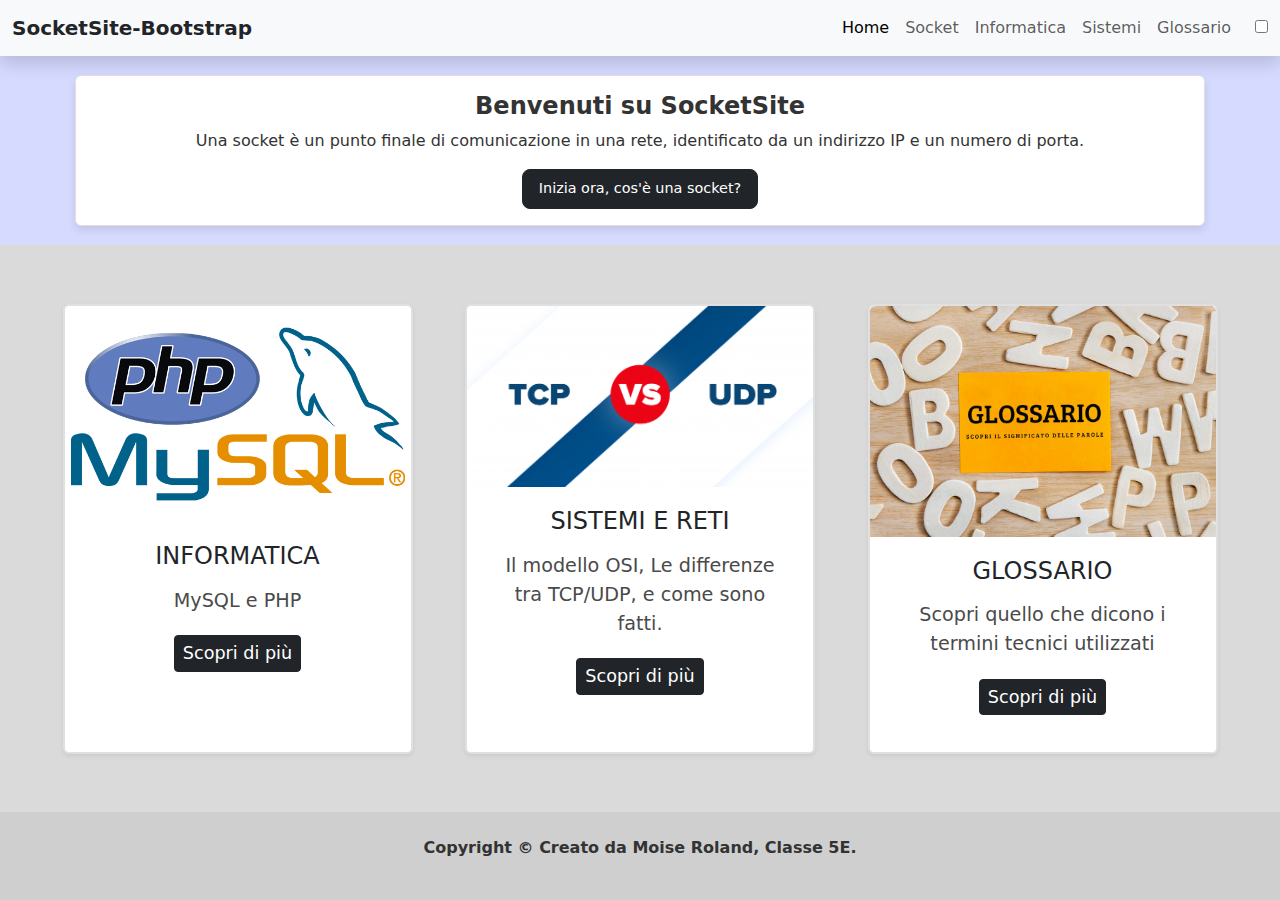
<file: socket_json/index.html>
<!DOCTYPE html>
<html lang="en">

<head>
    <meta charset="UTF-8">
    <meta name="viewport" content="width=device-width, initial-scale=1.0">
    <title>SocketSite - Homepage</title>
    <link href="https://cdn.jsdelivr.net/npm/bootstrap@5.3.2/dist/css/bootstrap.min.css" rel="stylesheet">
    <link href="css/styles.css" rel="stylesheet">
</head>

<body>
    <nav class="navbar navbar-expand-lg navbar-light bg-light shadow">
        <div class="container-fluid">
            <a class="navbar-brand fw-bold text-dark" href="#">SocketSite-Bootstrap</a>
            <button class="navbar-toggler" type="button" data-bs-toggle="collapse" data-bs-target="#navbarNav">
                <span class="navbar-toggler-icon"></span>
            </button>
            <div class="collapse navbar-collapse justify-content-end" id="navbarNav">
                <ul class="navbar-nav" id="navbarItems">
                </ul>
                <label class="switch ms-3">
                    <input type="checkbox" id="modeToggle">
                    <span class="slider round"></span>
                </label>
            </div>
        </div>
    </nav>
    <div class="container-fluid hero-container d-flex align-items-center justify-content-center">
        <div class="hero-card text-center py-3 px-4 rounded" id="heroSection">
        </div>
    </div>
    <div class="container-fluid main-content d-flex justify-content-evenly align-items-center flex-wrap" id="cardsContainer">

    </div>

    <footer class="text-center py-4 mt-auto" id="footer">
    </footer>

    <script src="https://cdn.jsdelivr.net/npm/bootstrap@5.3.2/dist/js/bootstrap.bundle.min.js"></script>
    <script src="js/script.js"></script>
    <script src="js/home.js"></script>
    <script src="json/home.js"></script>
</body>

</html>
</file>
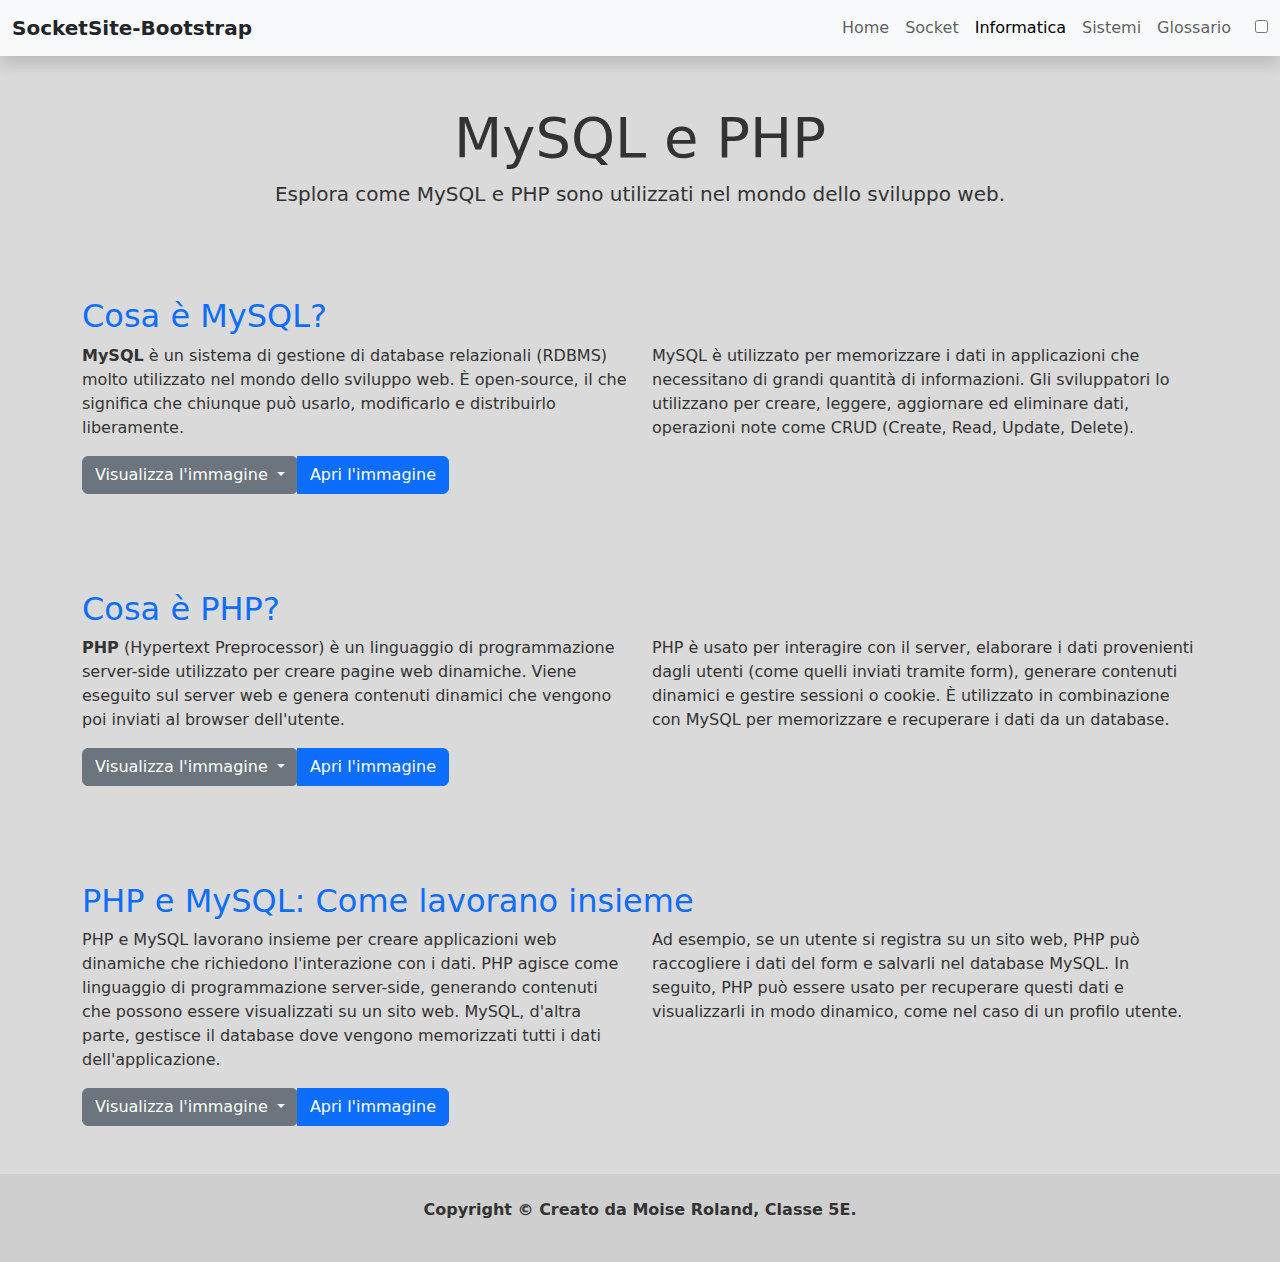
<file: socket_json/glossario.html>
<!DOCTYPE html>
<html lang="en">

<head>
    <!-- Definizione del set di caratteri per la pagina (UTF-8) e della viewport per la responsività -->
    <meta charset="UTF-8">
    <meta name="viewport" content="width=device-width, initial-scale=1.0">
    
    <!-- Titolo della pagina (visibile nella scheda del browser) -->
    <title>MySQL e PHP - Informatica</title>
    
    <!-- Inclusione della libreria CSS di Bootstrap per la gestione degli stili e dei componenti -->
    <link href="https://cdn.jsdelivr.net/npm/bootstrap@5.3.2/dist/css/bootstrap.min.css" rel="stylesheet">
    
    <!-- Collegamento al file CSS personalizzato per il sito -->
    <link href="css/styles.css" rel="stylesheet">
</head>

<body>
    <!-- Barra di navigazione del sito (Navbar) -->
    <nav class="navbar navbar-expand-lg navbar-light bg-light shadow" id="navbar">
        <div class="container-fluid">
            <!-- Logo del sito con link alla home (pagina principale) -->
            <a class="navbar-brand fw-bold text-dark" href="#">SocketSite-Bootstrap</a>
            
            <!-- Pulsante per il menu mobile (visibile solo sui dispositivi con schermo più piccolo) -->
            <button class="navbar-toggler" type="button" data-bs-toggle="collapse" data-bs-target="#navbarNav">
                <span class="navbar-toggler-icon"></span>
            </button>
            
            <!-- Menu di navigazione espandibile (quando l'utente clicca il bottone) -->
            <div class="collapse navbar-collapse justify-content-end" id="navbarNav">
                <ul class="navbar-nav" id="navbarItems">
                    <!-- Gli elementi del menu vengono inseriti dinamicamente tramite JavaScript -->
                </ul>
                
                <!-- Interruttore per cambiare il tema (scuro o chiaro) -->
                <label class="switch ms-3">
                    <input type="checkbox" id="modeToggle">
                    <span class="slider round"></span>
                </label>
            </div>
        </div>
    </nav>

    <!-- Contenuto principale della pagina -->
    <div class="container mt-5">
        <!-- Sezione di header (contenente titoli o introduzione) -->
        <div class="row mb-4" id="header">
            <!-- Questo spazio verrà riempito dinamicamente tramite JavaScript -->
        </div>
        
        <!-- Sezioni principali per il contenuto (ad esempio, descrizioni su MySQL e PHP) -->
        <div id="sections">
            <!-- Le varie sezioni verranno aggiunte tramite JavaScript -->
        </div>
    </div>

    <!-- Footer della pagina (informazioni generali come copyright, link utili, etc.) -->
    <footer class="text-center py-4 mt-auto" id="footer">
    </footer>

    <!-- Inclusione degli script JavaScript per il corretto funzionamento dei componenti Bootstrap -->
    <script src="https://cdn.jsdelivr.net/npm/bootstrap@5.3.2/dist/js/bootstrap.bundle.min.js"></script>
    
    <!-- Inclusione di uno script JavaScript personalizzato per gestire le funzionalità generali -->
    <script src="js/script.js"></script>
    
    <!-- Inclusione di uno script per gestire la logica specifica della pagina (per MySQL e PHP) -->
    <script src="js/informatica.js"></script>
    
    <!-- Inclusione di uno script per caricare i dati JSON per la pagina -->
    <script src="json/informatica.js"></script>
</body>

</html>
</file>
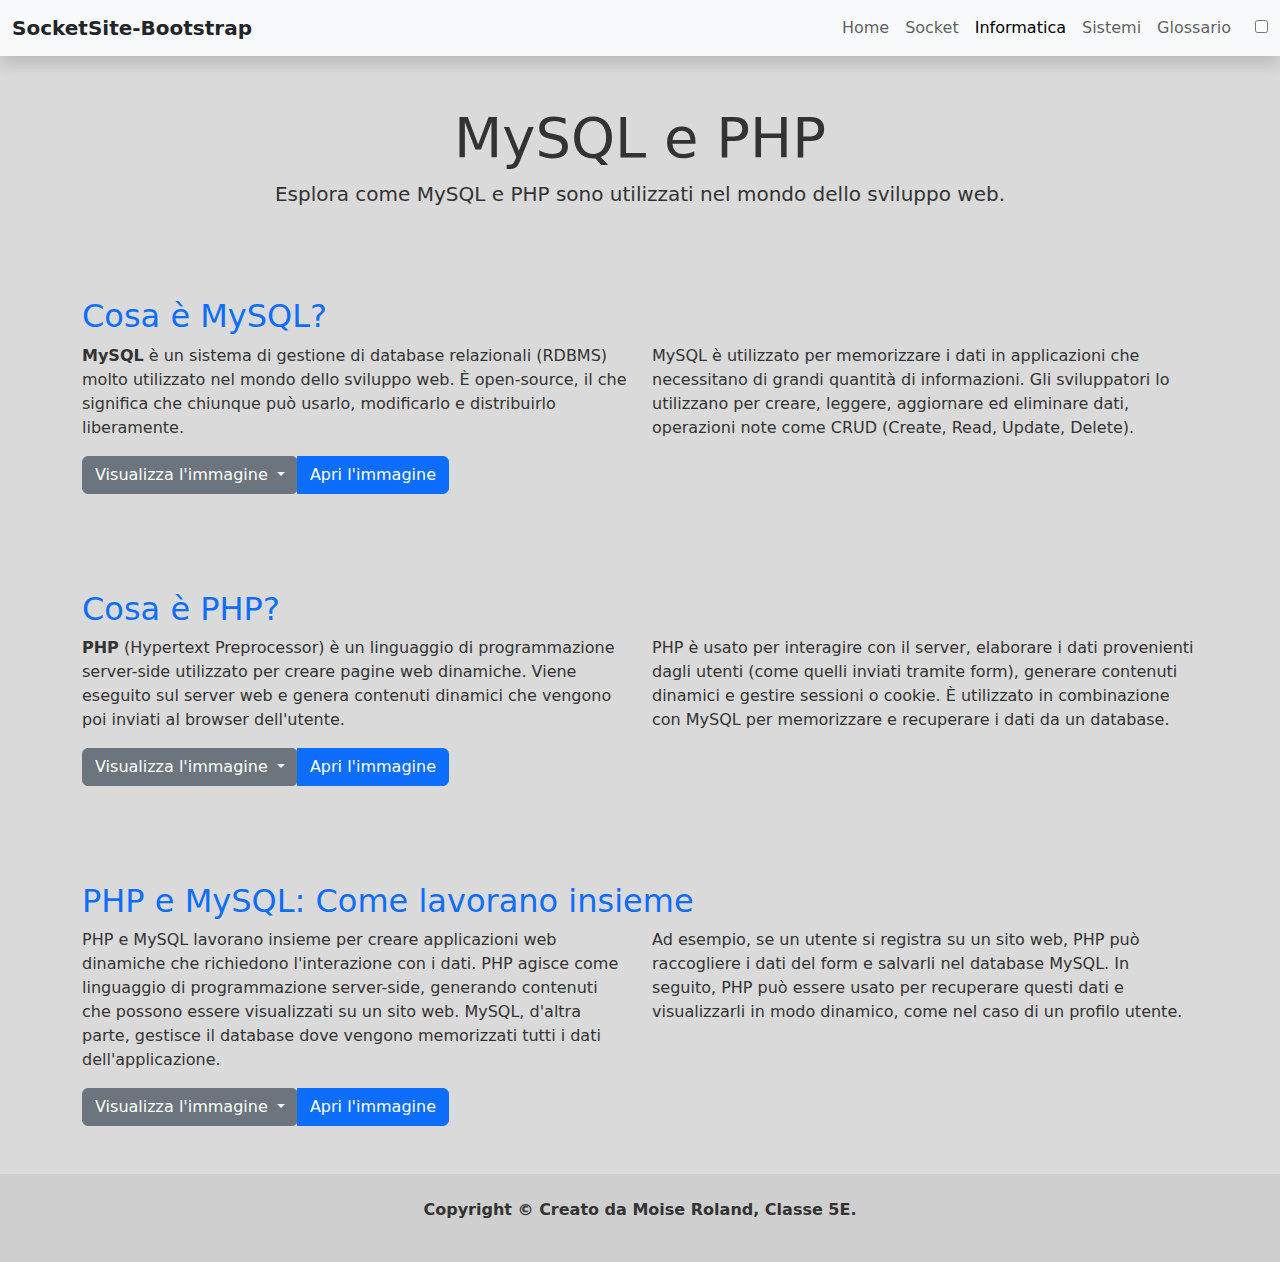
<file: socket_json/informatica.html>
<!DOCTYPE html>
<html lang="en">

<head>
    <!-- Definizione del set di caratteri e della viewport per la responsività -->
    <meta charset="UTF-8">
    <meta name="viewport" content="width=device-width, initial-scale=1.0">
    
    <!-- Titolo della pagina (visibile nella scheda del browser) -->
    <title>MySQL e PHP - Informatica</title>
    
    <!-- Inclusione della libreria CSS di Bootstrap per la gestione degli stili e dei componenti -->
    <link href="https://cdn.jsdelivr.net/npm/bootstrap@5.3.2/dist/css/bootstrap.min.css" rel="stylesheet">
    
    <!-- Collegamento al file CSS personalizzato per il sito -->
    <link href="css/styles.css" rel="stylesheet">
</head>

<body>
    <!-- Barra di navigazione del sito -->
    <nav class="navbar navbar-expand-lg navbar-light bg-light shadow" id="navbar">
        <div class="container-fluid">
            <!-- Logo del sito con link alla home -->
            <a class="navbar-brand fw-bold text-dark" href="#">SocketSite-Bootstrap</a>
            
            <!-- Pulsante per il menu mobile (visibile solo sui dispositivi piccoli) -->
            <button class="navbar-toggler" type="button" data-bs-toggle="collapse" data-bs-target="#navbarNav">
                <span class="navbar-toggler-icon"></span>
            </button>
            
            <!-- Menu di navigazione espandibile -->
            <div class="collapse navbar-collapse justify-content-end" id="navbarNav">
                <ul class="navbar-nav" id="navbarItems">
                    <!-- Gli elementi del menu vengono inseriti dinamicamente tramite JavaScript -->
                </ul>
                
                <!-- Interruttore per cambiare il tema (chiaro o scuro) -->
                <label class="switch ms-3">
                    <input type="checkbox" id="modeToggle">
                    <span class="slider round"></span>
                </label>
            </div>
        </div>
    </nav>

    <!-- Contenuto principale della pagina -->
    <div class="container mt-5">
        <!-- Sezione di header (contenente titoli o introduzione) -->
        <div class="row mb-4" id="header">
            <!-- Questo spazio verrà riempito dinamicamente tramite JavaScript -->
        </div>
        
        <!-- Sezioni principali per il contenuto, vengono riempite dinamicamente -->
        <div id="sections">
            <!-- Le varie sezioni (ad esempio, per MySQL e PHP) verranno aggiunte tramite script -->
        </div>
    </div>

    <!-- Footer del sito -->
    <footer class="text-center py-4 mt-auto" id="footer">
    </footer>

    <!-- Inclusione degli script JavaScript per il corretto funzionamento dei componenti Bootstrap -->
    <script src="https://cdn.jsdelivr.net/npm/bootstrap@5.3.2/dist/js/bootstrap.bundle.min.js"></script>
    
    <!-- Inclusione di uno script JavaScript personalizzato per gestire le funzionalità generali -->
    <script src="js/script.js"></script>
    
    <!-- Inclusione di uno script per gestire la logica specifica della pagina (per MySQL e PHP) -->
    <script src="js/informatica.js"></script>
    
    <!-- Inclusione di uno script per caricare i dati JSON per la pagina -->
    <script src="json/informatica.js"></script>
</body>

</html>
</file>
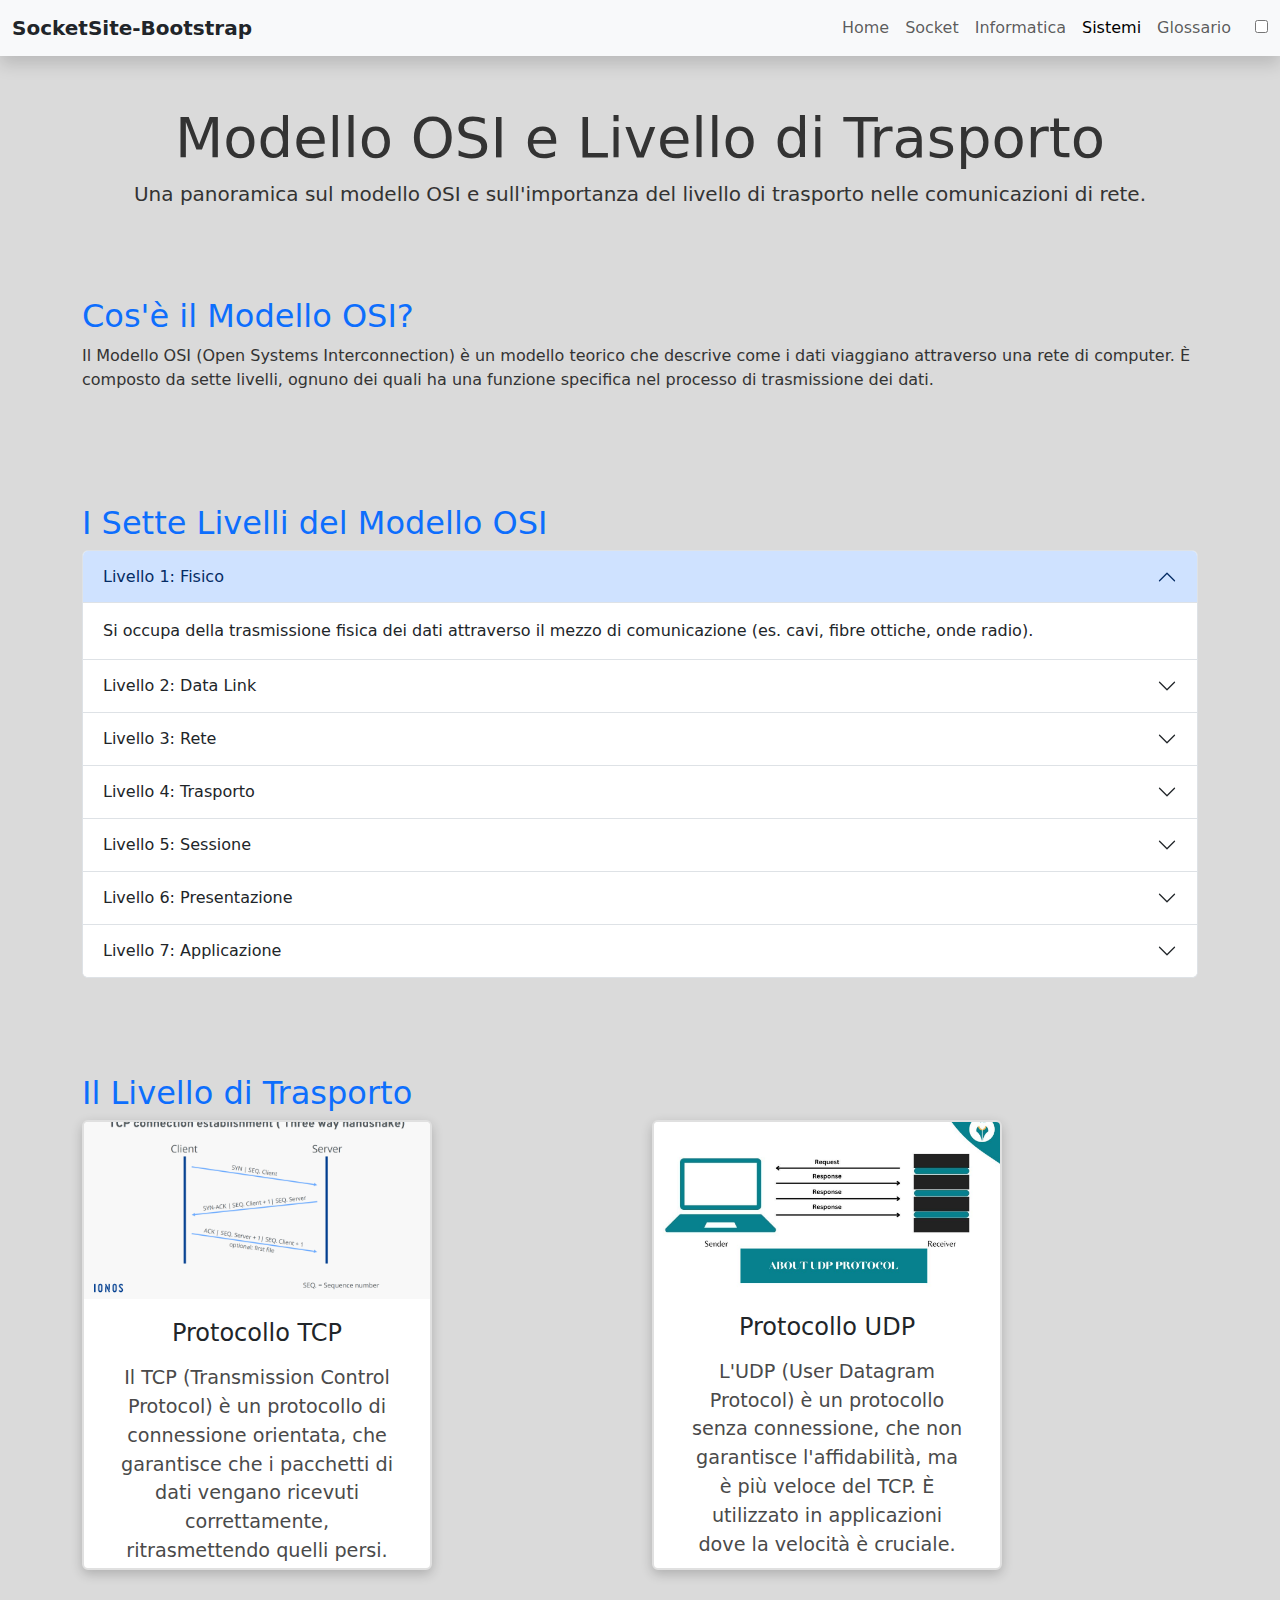
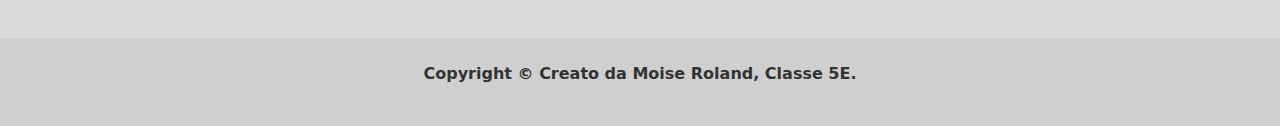
<file: socket_json/sistemi.html>
<!DOCTYPE html>
<html lang="en">

<head>
    <!-- Impostazioni di carattere e viewport per la responsività -->
    <meta charset="UTF-8">
    <meta name="viewport" content="width=device-width, initial-scale=1.0">
    
    <!-- Titolo della pagina -->
    <title>Modello OSI - Sistemi</title>
    
    <!-- Inclusione della libreria CSS di Bootstrap per stili di base e componenti -->
    <link href="https://cdn.jsdelivr.net/npm/bootstrap@5.3.2/dist/css/bootstrap.min.css" rel="stylesheet">
    
    <!-- Collegamento al CSS personalizzato del sito -->
    <link href="css/styles.css" rel="stylesheet">
</head>

<body class="d-flex flex-column min-vh-100">
    <!-- Barra di navigazione del sito -->
    <nav class="navbar navbar-expand-lg navbar-light bg-light shadow" id="navbar">
        <div class="container-fluid">
            <!-- Nome del sito con link alla home-->
            <a class="navbar-brand fw-bold text-dark" href="#">SocketSite-Bootstrap</a>
            
            <!-- Tasto per il menu mobile (visibile solo su dispositivi piccoli) -->
            <button class="navbar-toggler" type="button" data-bs-toggle="collapse" data-bs-target="#navbarNav">
                <span class="navbar-toggler-icon"></span>
            </button>
            
            <!-- Menù di navigazione espandibile -->
            <div class="collapse navbar-collapse justify-content-end" id="navbarNav">
                <ul class="navbar-nav" id="navbarItems">
                    <!-- Gli elementi del menu verranno aggiunti dinamicamente tramite script -->
                </ul>
                
                <!-- Interruttore per il tema scuro -->
                <label class="switch ms-3">
                    <input type="checkbox" id="modeToggle">
                    <span class="slider round"></span>
                </label>
            </div>
        </div>
    </nav>

    <!-- Contenuto principale della pagina -->
    <div class="container mt-5">
        <!-- Sezione header (potrebbe contenere un'intestazione o altre informazioni introduttive) -->
        <div id="header" class="row mb-4">
            <!-- Qui vengono inseriti dinamicamente i contenuti del header tramite script -->
        </div>

        <!-- Sezione per il contenuto principale (le varie sezioni del modello OSI) -->
        <div id="sections">
            <!-- Le diverse sezioni relative al modello OSI verranno inserite dinamicamente tramite script -->
        </div>
    </div>

    <!-- Footer del sito -->
    <footer class="text-center py-4 mt-auto" id="footer">
    </footer>

    <!-- Inclusione degli script JavaScript di Bootstrap per la gestione del comportamento interattivo -->
    <script src="https://cdn.jsdelivr.net/npm/bootstrap@5.3.2/dist/js/bootstrap.bundle.min.js"></script>
    
    <!-- Inclusione degli script personalizzati -->
    <script src="js/sistemi.js"></script> <!-- Script per gestire la logica legata al modello OSI -->
    <script src="json/sistemi.js"></script> <!-- carica i dati JSON per il contenuto dinamico -->
    <script src="js/script.js"></script> <!-- Script per altre funzionalità generali -->
</body>

</html>
</file>
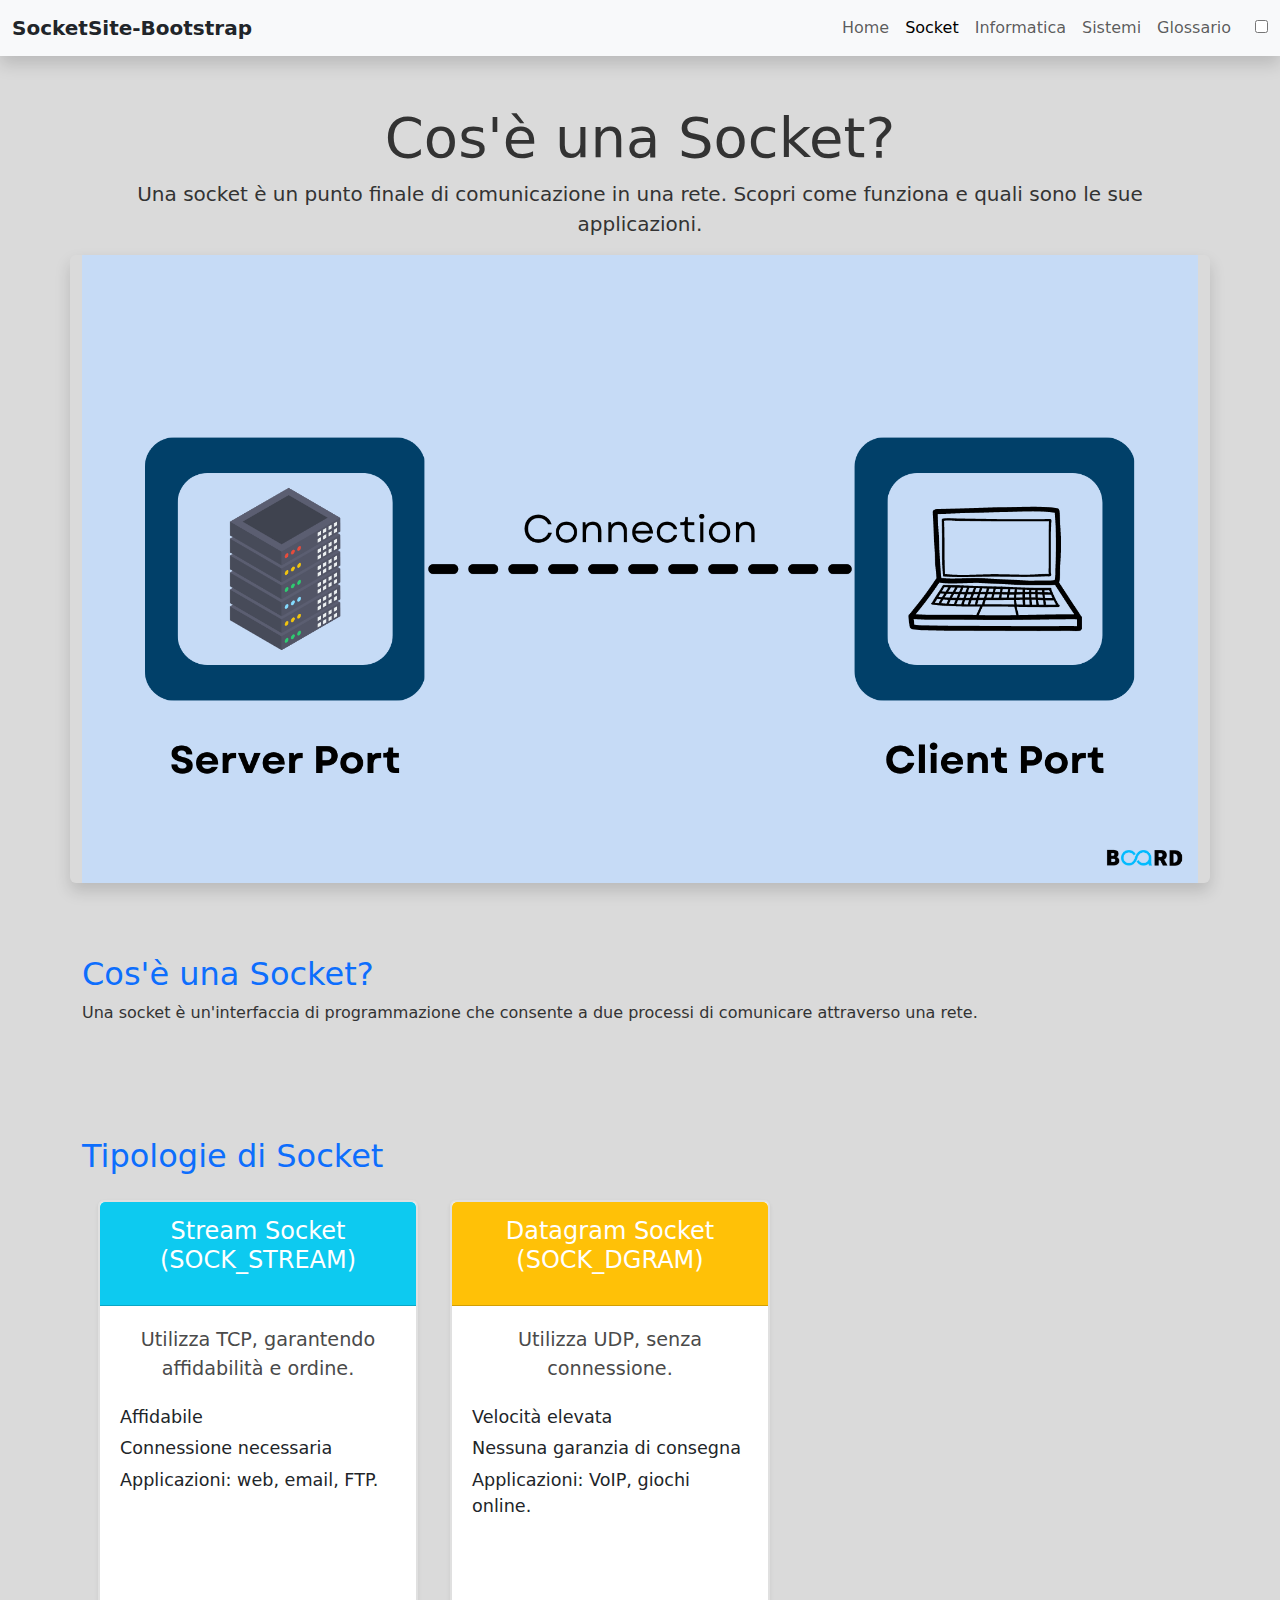
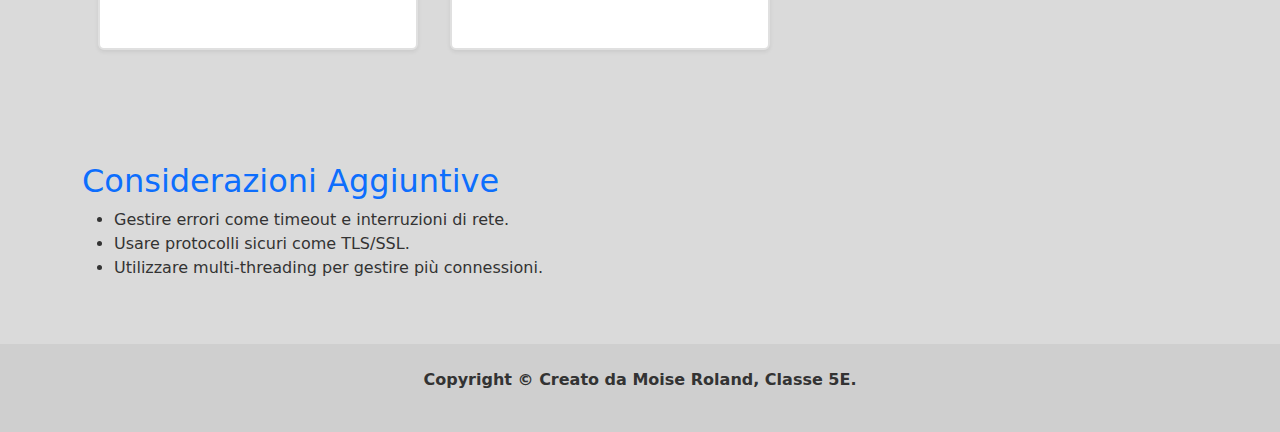
<file: socket_json/socket.html>
<!DOCTYPE html>
<html lang="en">
<head>
    <!-- Impostazioni di carattere e viewport per la responsività -->
    <meta charset="UTF-8">
    <meta name="viewport" content="width=device-width, initial-scale=1.0">
    
    <!-- Titolo della pagina -->
    <title>Socket - Informazioni</title>
    
    <!-- Inclusione della libreria CSS di Bootstrap per stili di base e componenti -->
    <link href="https://cdn.jsdelivr.net/npm/bootstrap@5.3.2/dist/css/bootstrap.min.css" rel="stylesheet">
    
    <!-- Collegamento al CSS personalizzato del sito -->
    <link href="css/styles.css" rel="stylesheet">
</head>
<body>
    <!-- Barra di navigazione del sito -->
    <nav class="navbar navbar-expand-lg navbar-light bg-light shadow">
        <div class="container-fluid">
            <a class="navbar-brand fw-bold text-dark" href="#">SocketSite-Bootstrap</a>
            
            <!-- Tasto per il menu mobile (visibile solo su dispositivi piccoli) -->
            <button class="navbar-toggler" type="button" data-bs-toggle="collapse" data-bs-target="#navbarNav">
                <span class="navbar-toggler-icon"></span>
            </button>
            
            <!-- Menù di navigazione espandibile -->
            <div class="collapse navbar-collapse justify-content-end" id="navbarNav">
                <ul class="navbar-nav" id="navbarItems">
                    <!-- Qui vengono aggiunti dinamicamente gli elementi del menu -->
                </ul>
                
                <!-- Interruttore per il tema scuro / chiaro -->
                <label class="switch ms-3">
                    <input type="checkbox" id="modeToggle">
                    <span class="slider round"></span>
                </label>
            </div>
        </div>
    </nav>

    <!-- Contenuto principale del sito -->
    <div class="container mt-5">
        <!-- Sezione Hero (Introduttiva) -->
        <div class="row mb-4 text-center" id="heroSection">
            <!-- Qui possono essere inseriti contenuti introduttivi (es. titolo, descrizione, immagine) -->
        </div>

        <!-- Sezione "Cos'è una Socket?" -->
        <section class="py-5 scroll-target" id="cos-e-una-socket">
            <!-- Contenuti specifici su cosa sia una socket -->
        </section>

        <!-- Sezione "Tipologie di Socket" -->
        <section class="py-5 scroll-target" id="tipologie-di-socket">
            <!-- Descrizione delle diverse tipologie di socket -->
        </section>

        <!-- Sezione "Considerazioni Aggiuntive" -->
        <section class="py-5 scroll-target" id="considerazioni-aggiuntive">
            <!-- Ulteriori considerazioni o approfondimenti -->
        </section>
    </div>

    <!-- Footer del sito -->
    <footer class="text-center py-4 mt-auto" id="footer">
    </footer>

    <!-- Inclusione degli script JavaScript di Bootstrap per il comportamento interattivo (es. navbar mobile) -->
    <script src="https://cdn.jsdelivr.net/npm/bootstrap@5.3.2/dist/js/bootstrap.bundle.min.js"></script>
    
    <!-- Inclusione di script personalizzati -->
    <script src="js/socket.js"></script>
    <script src="js/script.js"></script>
    
    <!-- Inclusione di file JSON, per caricare dati dinamici -->
    <script src="json/socket.js"></script>
</body>
</html>
</file>
<file: socket_json/css/styles.css>
:root {
    --background-color-light: #dadada;
    --text-color-light: #333333;
    --hero-bg-light: #d6daff;
    --footer-bg-light: #cfcfcf;
    --card-bg-light: #ffffff;
    --card-border-light: #e0e0e0;
    --card-text-light: #4a4a4a;
    --link-color-light: #ffffff;
    --link-hover-light: #000000;
    --button-bg-light: #4caf50;
    --button-text-light: #ffffff;
}

body {
    background-color: var(--background-color-light);
    color: var(--text-color-light);
    margin: 0;
    padding: 0;
    display: flex;
    flex-direction: column;
    min-height: 100vh; 
}

.hero-container {
    background-color: var(--hero-bg-light);
    flex: 1.2;
    display: flex;
    align-items: center;
    justify-content: center;
}

.hero-card {
    background-color: var(--card-bg-light);
    border: 1px solid var(--card-border-light);
    width: 90%;
    height: 90%;
    display: flex;
    flex-direction: column;
    align-items: center;
    justify-content: center;
    text-align: center;
    box-shadow: 0 4px 8px rgba(0, 0, 0, 0.1);
}

.hero-card h1 {
    font-size: 1.5rem;
    margin-bottom: 0.5rem;
}

.hero-card p {
    font-size: 1rem;
    margin-bottom: 1rem;
}

.hero-card a {
    font-size: 0.9rem;
    color: var(--link-color-light);
}

.hero-card a:hover {
    color: var(--link-hover-light);
}

.main-content {
    flex: 2;
    display: flex;
    justify-content: space-evenly;
    align-items: center;
    padding: 10px;
    flex-wrap: wrap; 
}

/* Modifica per ingrandire le card */
.card {
    background-color: var(--card-bg-light);
    border: 2px solid var(--card-border-light);
    width: 350px; /* Maggiore larghezza per le card */
    height: 450px; /* Maggiore altezza per le card */
    display: flex;
    flex-direction: column;
    align-items: center;
    justify-content: center;
    box-shadow: 0 4px 12px rgba(0, 0, 0, 0.2); /* Ombra più evidente */
    text-align: center;
    overflow: hidden;
    transition: all 0.3s ease; 
    margin-bottom: 20px; 
}

.card:hover {
    transform: translateY(-5px); 
    box-shadow: 0 6px 15px rgba(0, 0, 0, 0.3); 
    background-color: #f4f4f4;  
}

.card-header {
    padding: 15px;
    font-size: 1.4rem; /* Aumento della dimensione del titolo */
}

.card-body {
    padding: 20px;
    font-size: 1.1rem; /* Aumento della dimensione del testo nel corpo della card */
}

.card h5 {
    font-size: 1.5rem; /* Aumento della dimensione del titolo */
    margin-bottom: 1rem;
}

.card p {
    font-size: 1.2rem; /* Aumento della dimensione del testo */
    margin: 0 15px 20px;
    color: var(--card-text-light);
}

.card ul {
    text-align: left; 
    font-size: 1.1rem;
}

.card ul li {
    margin: 5px 0;
}

.card a {
    font-size: 1.1rem;
    color: var(--link-color-light);
}

.card a:hover {
    color: var(--link-hover-light);
}

footer {
    background-color: var(--footer-bg-light);
    text-align: center;
    display: flex;
    align-items: center;
    justify-content: center;
    padding: 10px;
    font-weight: bold;
    flex-shrink: 0;
}

button {
    background-color: var(--button-bg-light);
    color: var(--button-text-light);
    border: none;
    padding: 10px 20px;
    cursor: pointer;
    font-size: 1rem;
    transition: background-color 0.3s;
}

button:hover {
    background-color: var(--link-hover-light);
}

[data-theme="dark"] {
    --background-color-light: #333333;
    --text-color-light: #f5f5f5;
    --hero-bg-light: #1c1c1c;
    --navbar-bg-light: #444444;
    --footer-bg-light: #2c2c2c;
    --card-bg-light: #555555;
    --card-border-light: #777777;
    --card-text-light: #f5f5f5;
    --button-bg-light: #4caf50;
    --button-text-light: #ffffff;
    --link-color-light: #ffffff;
    --link-hover-light: #000000;
}

[data-theme="dark"] .card {
    background-color: var(--card-bg-light);
    color: var(--card-text-light);
    border: 1px solid var(--card-border-light);
}

[data-theme="dark"] footer {
    background-color: var(--footer-bg-light);
}

.section-title.highlight {
    background-color: rgba(255, 255, 0, 0.3);
    padding: 0.2rem;
    border-radius: 5px;
    transition: background-color 0.3s ease;
}

.nav-link:hover {
    color: rgb(145, 145, 145);
    transition: color 0.2s ease;
}

/* Modifica per ingrandire le card specifiche in questa sezione */
#socket-cards .card {
    background-color: var(--card-bg-light);
    border: 1px solid var(--card-border-light);
    width: 100%;
    max-width: 350px;
    height: 450px;  /* Maggiore altezza per le card */
    display: flex;
    flex-direction: column;
    align-items: center;
    justify-content: flex-start;
    text-align: center;
    box-shadow: 0 4px 12px rgba(0, 0, 0, 0.1);
    margin: 10px;
    padding: 20px;
    transition: all 0.3s ease;
    overflow: hidden;
}

#socket-cards .card:hover {
    transform: translateY(-5px);
    box-shadow: 0 6px 15px rgba(0, 0, 0, 0.2);
    background-color: #f4f4f4;
}

#socket-cards .card-header {
    padding: 15px;
    font-size: 1.4rem;
    text-align: center;
    background-color: #f1f1f1;
    width: 100%;
}

#socket-cards .card-body {
    padding: 15px;
    font-size: 1.1rem;
    color: var(--card-text-light);
    text-align: left;
    overflow-y: auto; 
    max-height: 250px; /* Più spazio per il testo */
}

#socket-cards .card h5 {
    font-size: 1.4rem;  /* Maggiore dimensione per il titolo */
    margin-bottom: 1rem;
}

#socket-cards .card p {
    font-size: 1.2rem; /* Maggiore dimensione per il testo */
    margin: 0 10px;
}

#socket-cards .card ul {
    text-align: left;
    font-size: 1.1rem;
}

#socket-cards .card ul li {
    margin: 5px 0;
}

#socket-cards .card a {
    font-size: 1.2rem; /* Maggiore dimensione per il link */
    color: var(--link-color-light);
}

#socket-cards .card a:hover {
    color: var(--link-hover-light);
}

[data-theme="dark"] #socket-cards .card:hover {
    transform: translateY(-5px);
    box-shadow: 0 6px 15px rgba(0, 0, 0, 0.3);
    background-color: #444444;
}

[data-theme="dark"] #socket-cards .card:hover .card-body {
    color: var(--card-text-light);
}

[data-theme="dark"] #socket-cards .card-header {
    color: #f5f5f5; 
}

.accordion-button:hover {
    background-color: #e9ecef;  
    color: #007bff;
}
</file>
